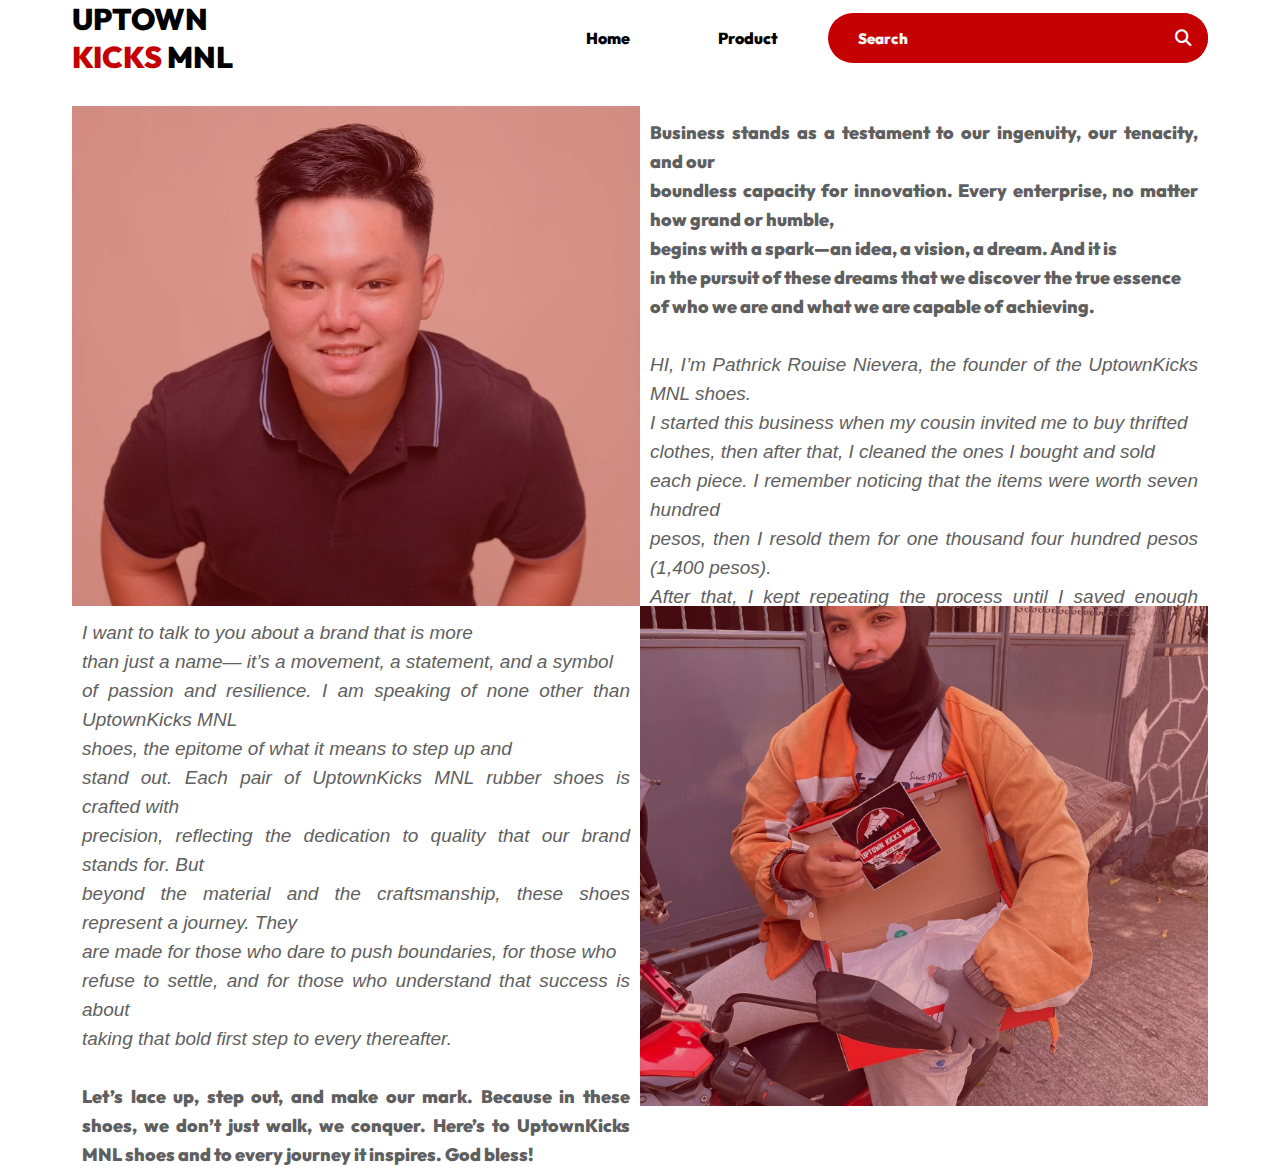
<file: about.html>
<!DOCTYPE html>
<html class="htmlAbout" lang="en">
  <head>
    <link rel="stylesheet" href="homepage.css" />
    <link
      rel="stylesheet"
      href="https://cdnjs.cloudflare.com/ajax/libs/font-awesome/6.5.2/css/all.min.css"
    />
    <link rel="preconnect" href="https://fonts.googleapis.com" />
    <link rel="preconnect" href="https://fonts.gstatic.com" crossorigin />
    <link
      href="https://fonts.googleapis.com/css2?family=Outfit:wght@100..900&display=swap"
      rel="stylesheet"
    />

    <meta charset="UTF-8" />
    <meta name="viewport" content="width=device-width, initial-scale=1.0" />
    <title>Document</title>

    <style>
      .aboutText p {
        text-align: justify;
        font-family: sans-serif;
        font-weight: 10;
        margin: 10px;
        font-size: 25px;
        color: #5f5f5f;
      }

      .italictext {
        font-weight: 10;
        font-family: sans-serif;
        font-style: italic;
        font-size: 19px;
      }
      .boldText {
        font-size: 30px;
      }
    </style>
  </head>

  <div class="containerMargin2">
    <header>
      <!-- NAVIGATION DESKTOP -->
      <nav class="nav1">
        <h1 class="logoName">
          <div>UPTOWN</div>
          <div><span>KICKS</span> MNL</div>
        </h1>

        <ul class="navigations">
          <li>
            <button class="homeBtn navBtn">
              <a href="index.html">Home</a>
            </button>
          </li>
          <li>
            <button class="productBtn navBtn">
              <a href="">Product</a>
            </button>
          </li>
          <li>
            <div class="searchBar">
              <input
                type="text"
                placeholder="Search"
                id="searchBar"
                name="search"
              />
              <div>
                <button class="searchBtn">
                  <a href="#products">
                    <i
                      class="fa-solid fa-magnifying-glass fa-lg"
                      style="color: #ffffff"
                    ></i>
                  </a>
                </button>
              </div>
            </div>
          </li>
        </ul>
      </nav>
      <!-- NAVIGATION for mobile -->
      <nav class="nav2">
        <button class="burgerBtn">
          <a href="">
            <i class="fa-solid fa-bars fa-2xl" style="color: #c40002"></i>
          </a>
        </button>

        <h1 class="logoName">
          <div>UPTOWN</div>
          <div><span>KICKS</span> MNL</div>
        </h1>

        <button class="searchIconBtn">
          <a href="">
            <i
              class="fa-solid fa-magnifying-glass fa-xl"
              style="color: #c40002"
            ></i>
          </a>
        </button>
      </nav>
    </header>
  </div>
  <body>
    <div class="containerMargin2">
      <article>
        <div class="text1row aboutTextCon">
          <figure class="aboutPic"><img src="image/aboutImageAsset/picNya.png" alt="" /></figure>
          <aside class="aboutText">
            <p>
              <b
                >Business stands as a testament to our ingenuity, our tenacity, and our </br>
                boundless capacity for innovation. Every enterprise, no matter how grand or humble, </br>
                begins with a spark—an idea, a vision, a dream. And it is </br>
                in the pursuit of these dreams that we discover the true essence </br>
                of who we are and what we are capable of achieving.</b
              >

              <br /><br />
              <span class="italictext">
                HI, I’m  Pathrick Rouise Nievera, the founder of the UptownKicks MNL shoes. </br>
                I started this business when my cousin invited me to buy thrifted </br>
                clothes, then after that, I cleaned the ones I bought and sold </br>
                each piece. I remember noticing that the items were worth seven hundred </br>
                pesos, then I resold them for one thousand four hundred pesos (1,400 pesos). </br>
                After that, I kept repeating the process until I saved enough money </br>
                to buy branded items. Then I thought, why not continue doing this </br>
                since it seemed easy to earn money by recycling items.
              </span>
            </p>
          </aside>
        </div>

        <div class="text3row aboutTextCon">
          <figure class="aboutPic">
            <img src="image/aboutImageAsset/riderPic.jpg" alt="" />
          </figure>
          <aside class="aboutText">
            <p>
              <span class="italictext">
                I want to talk to you about a brand that is more</br>
                 than just a name— it’s a movement, a statement, and a symbol </br>
                of passion and resilience. I am speaking of none other than UptownKicks MNL</br>
                shoes, the epitome of what it means to step up and </br>
                stand out. Each pair of UptownKicks MNL rubber shoes is crafted with</br>
                precision, reflecting the dedication to quality that our brand stands for. But </br>
                beyond the material and the craftsmanship, these shoes represent a journey. They</br>
                are made for those who dare to push boundaries, for those who </br>
                refuse to settle, and for those who understand that success is about </br>
                taking that bold first step to every thereafter.
              </span>
              <br /><br />
              <b class="boldText">
                Let’s lace up, step out, and make our mark. Because in these
                shoes, we don’t just walk, we conquer. Here’s to UptownKicks MNL
                shoes and to every journey it inspires. God bless!
              </b>
            </p>
          </aside>
        </div>
      </article>
    </div>
  </body>
</html>
</file>
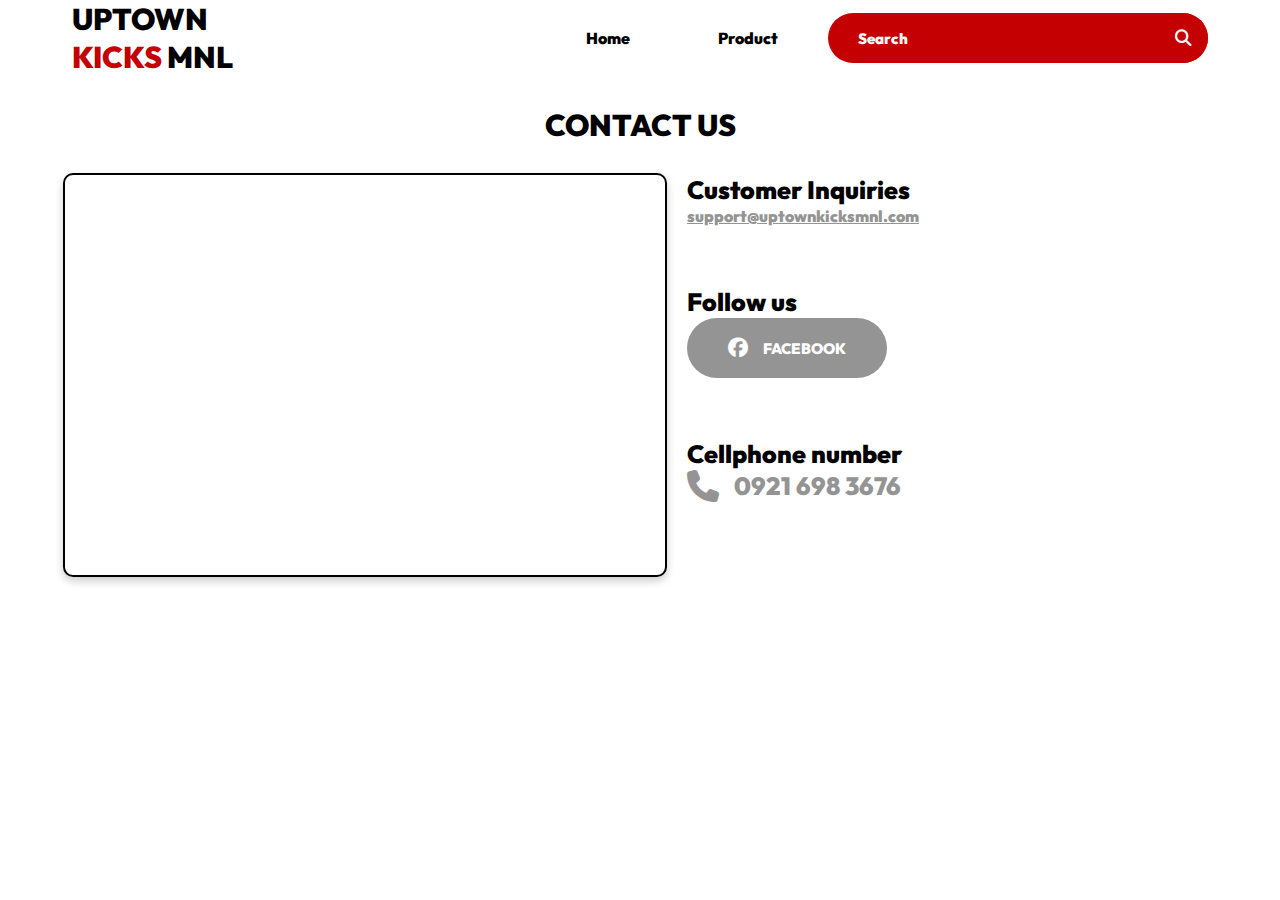
<file: contact.html>
<!DOCTYPE html>
<html lang="en">
  <head>
    <meta charset="UTF-8" />
    <meta name="viewport" content="width=device-width, initial-scale=1.0" />
    <link rel="stylesheet" href="homepage.css" />
    <link rel="preconnect" href="https://fonts.googleapis.com" />
    <link rel="preconnect" href="https://fonts.gstatic.com" crossorigin />
    <link
      href="https://fonts.googleapis.com/css2?family=Outfit:wght@100..900&display=swap"
      rel="stylesheet"
    />
    <link
      rel="stylesheet"
      href="https://cdnjs.cloudflare.com/ajax/libs/font-awesome/6.5.2/css/all.min.css"
    />
    <title>Document</title>
  </head>
  <div class="containerMargin2">
    <header>
      <!-- NAVIGATION DESKTOP -->
      <nav class="nav1">
        <h1 class="logoName">
          <div>UPTOWN</div>
          <div><span>KICKS</span> MNL</div>
        </h1>

        <ul class="navigations">
          <li>
            <button class="homeBtn navBtn">
              <a href="about.html">Home</a>
            </button>
          </li>
          <li>
            <button class="productBtn navBtn">
              <a href="">Product</a>
            </button>
          </li>
          <li>
            <div class="searchBar">
              <input
                type="text"
                placeholder="Search"
                id="searchBar"
                name="search"
              />
              <div>
                <button class="searchBtn">
                  <a href="#products">
                    <i
                      class="fa-solid fa-magnifying-glass fa-lg"
                      style="color: #ffffff"
                    ></i>
                  </a>
                </button>
              </div>
            </div>
          </li>
        </ul>
      </nav>
      <!-- NAVIGATION for mobile -->
      <nav class="nav2">
        <button class="burgerBtn">
          <a href="">
            <i class="fa-solid fa-bars fa-2xl" style="color: #c40002"></i>
          </a>
        </button>

        <h1 class="logoName">
          <div>UPTOWN</div>
          <div><span>KICKS</span> MNL</div>
        </h1>

        <button class="searchIconBtn">
          <a href="">
            <i
              class="fa-solid fa-magnifying-glass fa-xl"
              style="color: #c40002"
            ></i>
          </a>
        </button>
      </nav>
    </header>
  </div>
  <body>
    <div class="bgColor locationCon">
      <section class="locationAndSocialMedia">
        <h1>CONTACT US</h1>

        <div class="containerMargin containermapSocial">
          <div class="leftItemPage leftMap">
            <div class="map-container">
              <iframe
                class="mapIframe"
                src="https://maps.google.com/maps?width=720&amp;height=600&amp;hl=en&amp;q=4037%20Lychees,%20E.%20Bernandino,%20Valenzuela,%201440%20Metro%20Manila+(Uptown%20Kicks%20MNL)&amp;t=&amp;z=19&amp;ie=UTF8&amp;iwloc=B&amp;output=embed"
                allowfullscreen=""
                loading="lazy"
              ></iframe>
            </div>
          </div>
          <div class="rightItemPage rightSocials">
            <div class="emailCon">
              <h3>Customer Inquiries</h3>
              <a href="support@uptownkicksmnl.com"
                >support@uptownkicksmnl.com</a
              >

              <br /><br class="br" /><br class="br" />

              <div>
                <h3>Follow us</h3>
                <button class="facebookBtn">
                  <i
                    class="fa-brands fa-facebook fa-xl"
                    style="color: #ffffff"
                  ></i>
                  <p>FACEBOOK</p>
                </button>
              </div>

              <br /><br class="br" /><br class="br" />

              <div class="CpNumCon">
                <h3>Cellphone number</h3>
                <div class="numCon">
                  <i
                    class="fa-solid fa-phone fa-2xl"
                    style="color: #949494"
                  ></i>
                  <p>0921 698 3676</p>
                </div>
              </div>
            </div>
          </div>
        </div>
      </section>
    </div>
  </body>
</html>
</file>
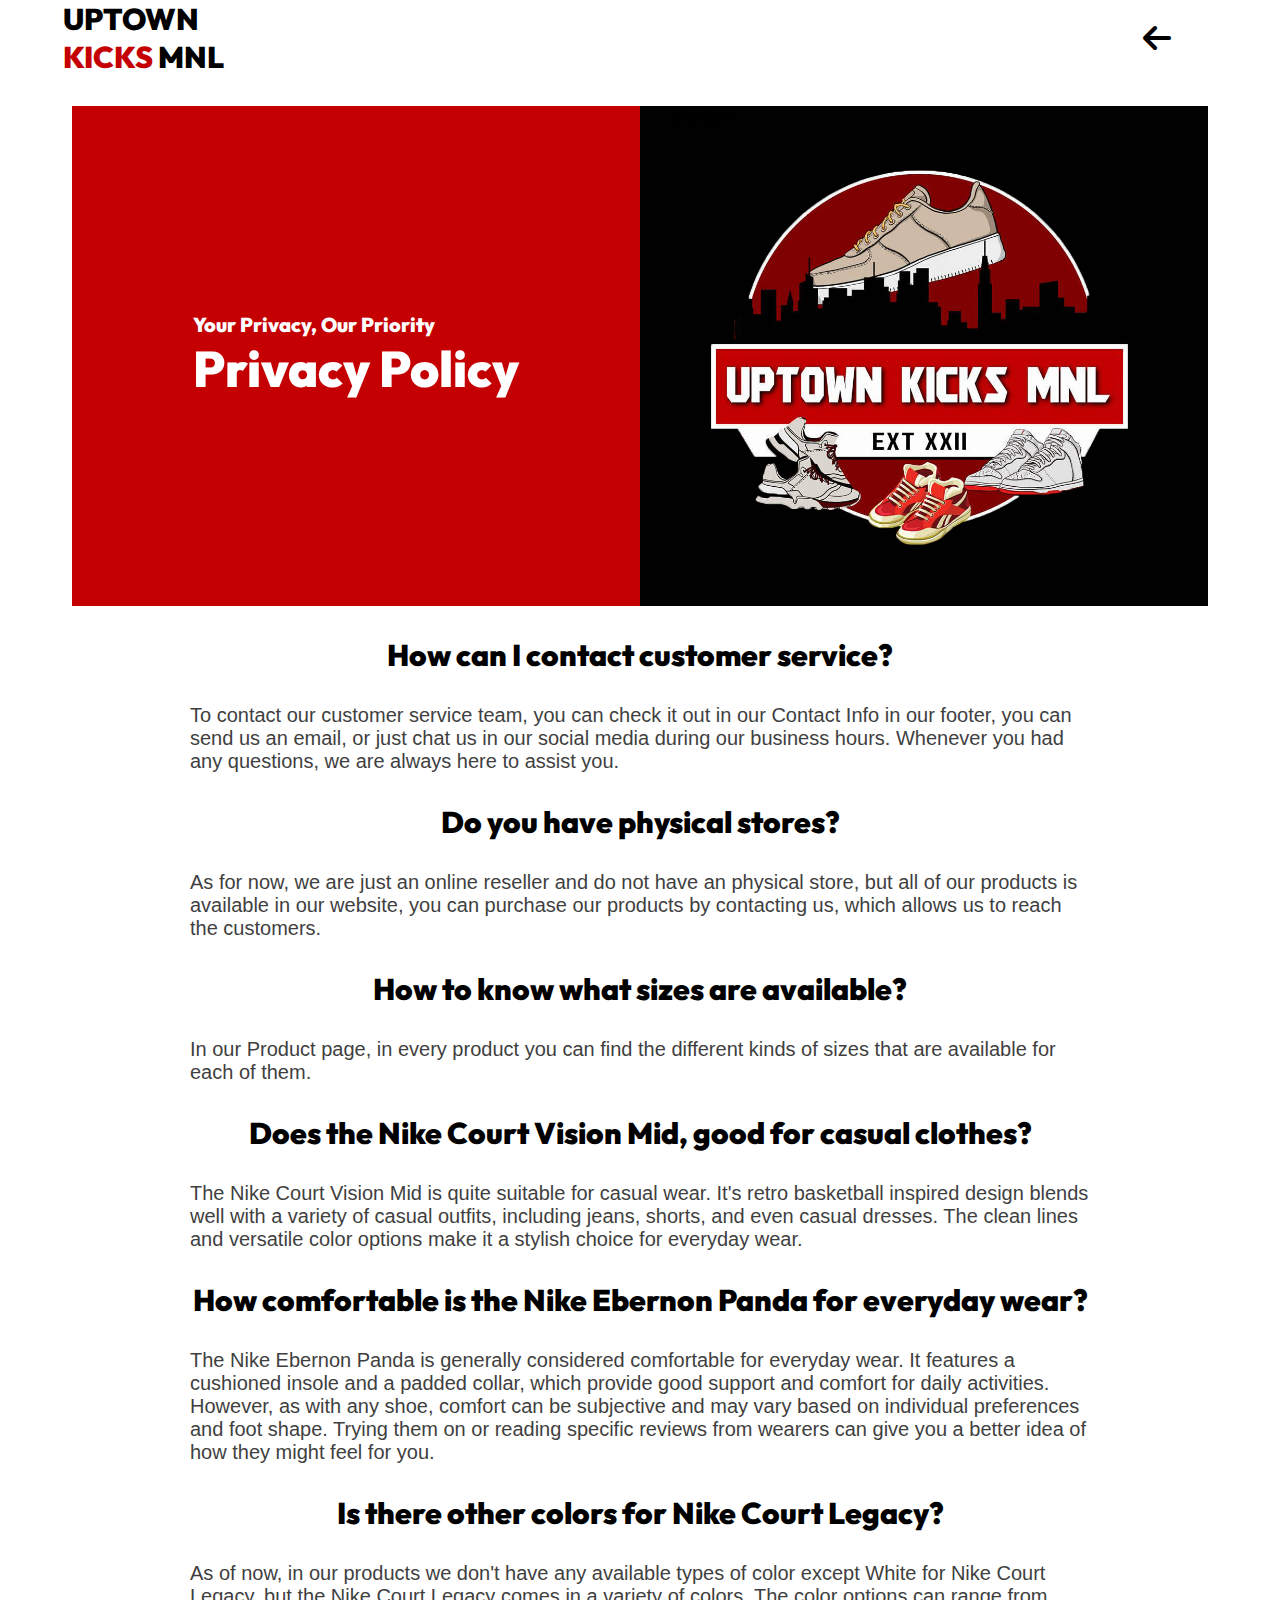
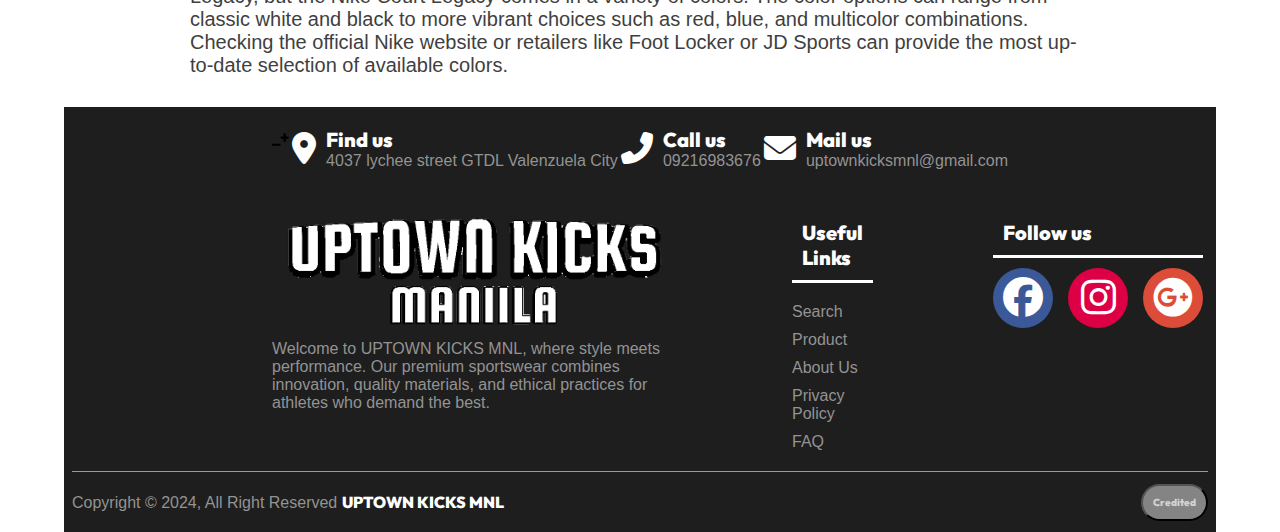
<file: faq.html>
<!DOCTYPE html>
<html lang="en">
<head>
    <link rel="preconnect" href="https://fonts.googleapis.com" />
    <link rel="preconnect" href="https://fonts.gstatic.com" crossorigin />
    <link
      href="https://fonts.googleapis.com/css2?family=Outfit:wght@100..900&display=swap"
      rel="stylesheet"
    />

    <link
      rel="stylesheet"
      href="https://cdnjs.cloudflare.com/ajax/libs/font-awesome/6.5.2/css/all.min.css"
    />
    <meta charset="UTF-8">
    <meta name="viewport" content="width=device-width, initial-scale=1.0">
    <link rel="stylesheet" href="homepage.css" />
    <title>Privacy Policy</title>
</head>
<body>

    <div class="containerMargin">
        <header>
          <!-- NAVIGATION DESKTOP -->
          <nav class="nav1 navpage1">
            <h1 class="logoName">
              <div>UPTOWN</div>
              <div><span>KICKS</span> MNL</div>
            </h1>
  
            <ul class="navigations">
              
              <li>
                <button class="productBtn navBtn">
                  <a href="index.html">
                    <i class="fa-solid fa-arrow-left fa-2xl" style="color: #000000;"></i>
                  </a>
                </button>
              </li>
              
              
            </ul>
          </nav>
          <!-- NAVIGATION for mobile -->
          
        </header>
</div>





    <div class="containerMargin2 coverContainer">
        <div class="coverHeader">
          <div class="coverLeft">
            <div class="coverleftTxt">
            <h5>Your Privacy, Our Priority</h5>
            <h1>Privacy Policy</h1>
          </div>
    
          </div>
          <div class="coverRight">
            <div>
              picright
            </div>
          </div>
        </div>
    
      </div>






      <div class="containerMargin2 aboutContainer">

        <article>
            <h1 class="privacyTitle">How can I contact customer service?</h1>
            <p class="privacyText">
              To contact our customer service team, you can check it out in 
              our Contact Info in our footer, you can send us an email, 
              or just chat us in our social media during our business hours. 
              Whenever you had any questions, we are always here to assist you.</p>



            <h1 class="privacyTitle">Do you have physical stores?</h1>
            <p class="privacyText">As for now, we are just an online reseller and do not 
              have an physical store, but all of our products is available in 
              our website, you can purchase our products by contacting us, which allows 
              us to reach the customers.</p>












            <h1 class="privacyTitle">How to know what sizes are available?</h1>
            <p class="privacyText">In our Product page, in every product you can find the different 
              kinds of sizes that are available for each of them.</p>











            <h1 class="privacyTitle">Does the Nike Court Vision Mid, good for casual clothes?</h1>
            <p class="privacyText">The Nike Court Vision Mid is quite suitable for casual wear. It's 
              retro basketball inspired design blends well with a variety of casual outfits, 
              including jeans, shorts, and even casual dresses. The clean lines and versatile 
              color options make it a stylish choice for everyday wear.</p>






              <h1 class="privacyTitle"> How comfortable is the Nike Ebernon Panda for everyday wear?</h1>
              <p class="privacyText">The Nike Ebernon Panda is generally considered comfortable for everyday wear. It features a cushioned insole and a padded collar, which provide good support and comfort for daily activities. However, as with any shoe, comfort can be subjective and may vary based on individual preferences and foot shape. Trying them on or reading specific reviews from wearers can give you 
                a better idea of how they might feel for you.</p>







            <h1 class="privacyTitle">Is there other colors for Nike Court Legacy?</h1>
            <p class="privacyText">As of now, in our products we don't have any available types 
              of color except White for Nike Court Legacy, but the Nike Court 
              Legacy comes in a variety of colors. The color options can range 
              from classic white and black to more vibrant choices such as red, 
              blue, and multicolor combinations. Checking the official Nike website 
              or retailers like Foot Locker or JD Sports can provide the most 
              up-to-date selection of available colors.</p>
        </article>
      </div>


















      <div class="containerMargin2 footermargin">
        <div class="loc_Call_Mail">_+
          <div class="location infoCon">
            <i class="fa-solid fa-location-dot fa-2xl customSizeIconFooter"></i>
  
            <div class="infotxtCon">
              <h5>Find us</h5>
              <p>4037 lychee street GTDL Valenzuela City</p>
            </div>
          </div>
  
          <div class="call infoCon">
  
            <i class="fa-solid fa-phone-flip fa-2xl customSizeIconFooter"></i>
  
            <div class="infotxtCon">
              <h5>Call us</h5>
              <p>09216983676</p>
            </div>
          </div>
  
  
  
  
          <div class="email infoCon">
            <i class="fa-solid fa-envelope fa-2xl customSizeIconFooter"></i>
  
            <div class="infotxtCon">
              <h5>Mail us</h5>
              <p>uptownkicksmnl@gmail.com</p>
            </div>
            
          </div>
        </div>





        <div class="footerContainer">
          <div class="footBrandname">
            <div></div>
            <p>
              Welcome to UPTOWN KICKS MNL, 
              where style meets performance. 
              Our premium sportswear combines 
              innovation, quality materials, 
              and ethical practices for athletes
              who demand the best.
            </p>
          </div>
  
          <div class="useFulLinks">
            <H5>Useful Links</H5>
            <div class="linksList">
              <a href="">Search</a>
              <a href="">Product</a>
              <a href="about.html">About Us</a>
              <a href="privacy_policy.html">Privacy Policy</a>
              <a href="">FAQ</a>
            </div>
            
          </div>
  
          <div class="followUs">
            <H5>Follow us</H5>
            <div class="socialList">
              <button class="social facebook"><i class="fa-brands fa-facebook fa-2xl" style="color: #ffffff;"></i></button>
              <button class="social instagram"><i class="fa-brands fa-instagram fa-2xl" style="color: #ffffff;"></i></button>
              <button class="social google"> <i class="fa-brands fa-google-plus fa-2xl" style="color: #ffffff;"></i></button>
            </div>



          </div>
        </div>



        <footer>
        
          <div class="creditFooter">
          <p>Copyright © 2024, All Right Reserved <Span class="brandnameFooter">
            UPTOWN KICKS MNL</Span></p>

            <button id="creditButton" class="creditlink">Credited</button>
        </div>
        
        
      </footer>








      </div>
    
</body>
</html>
</file>
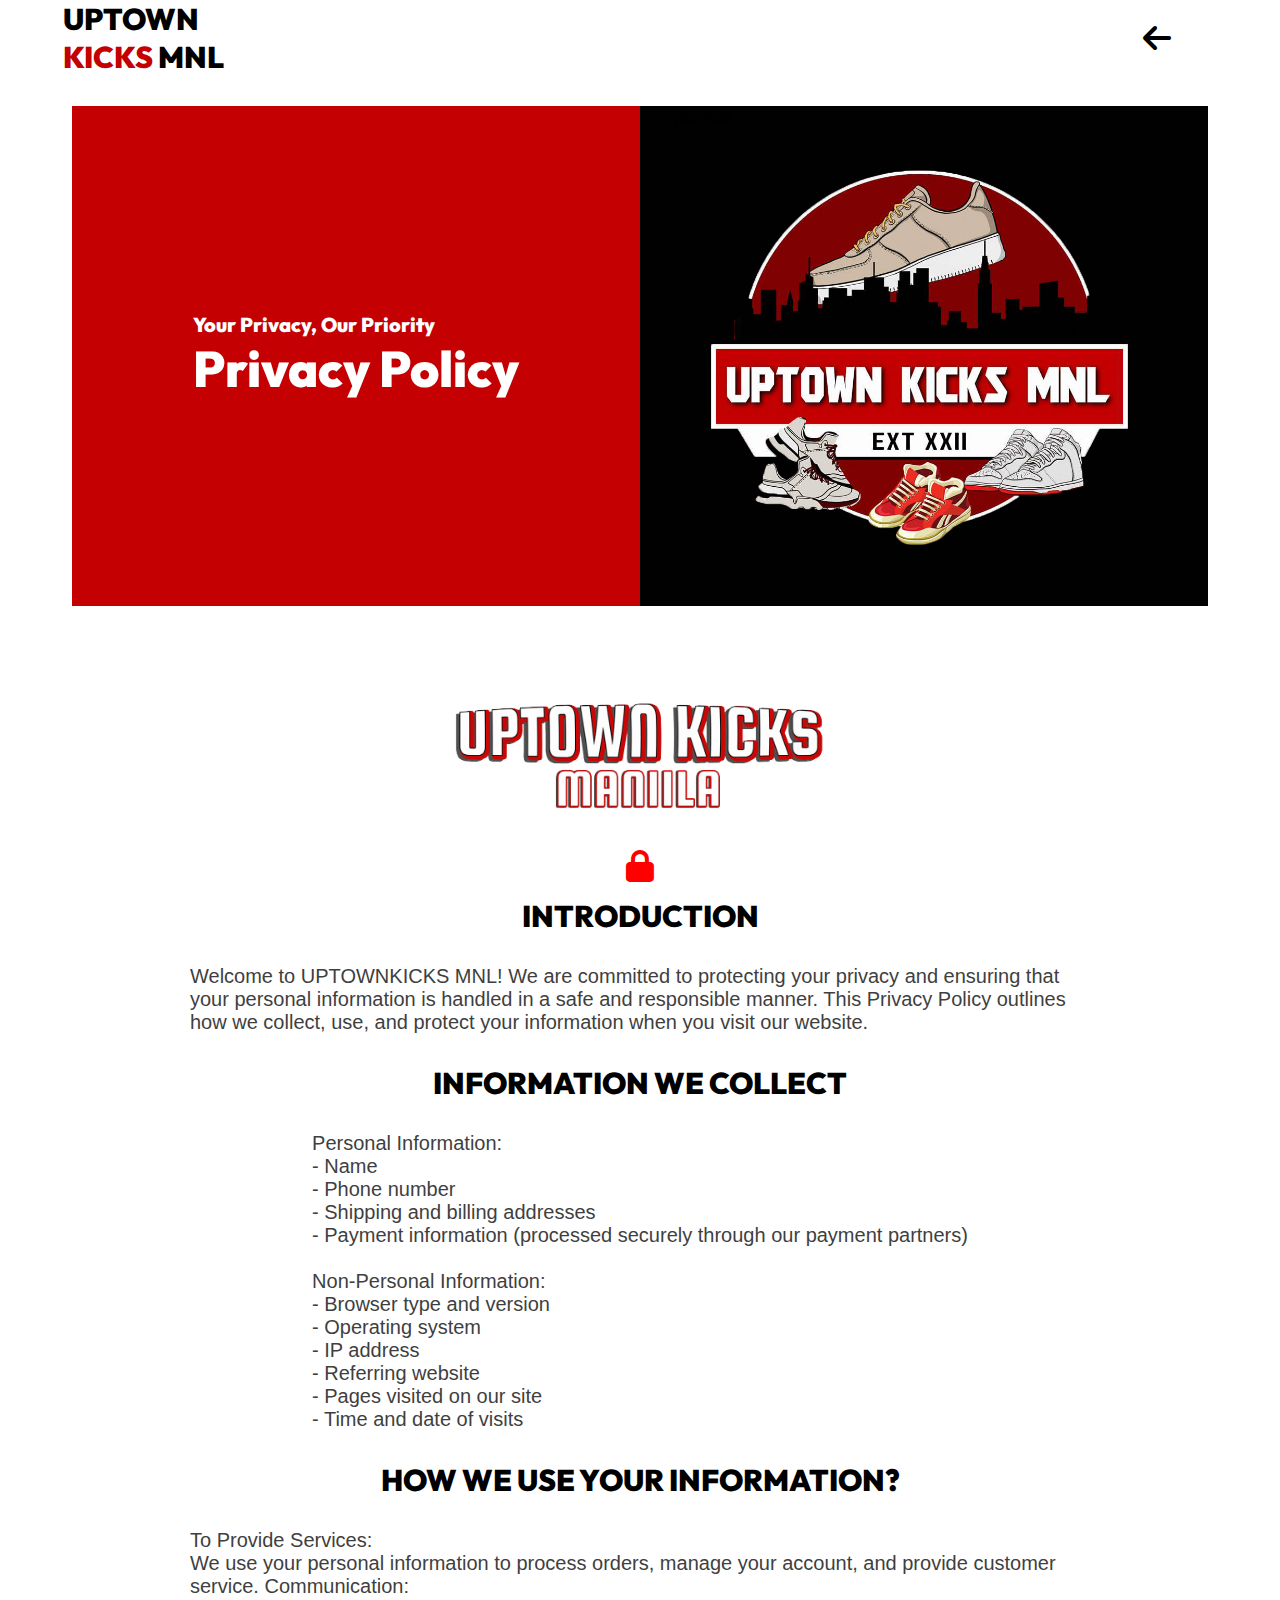
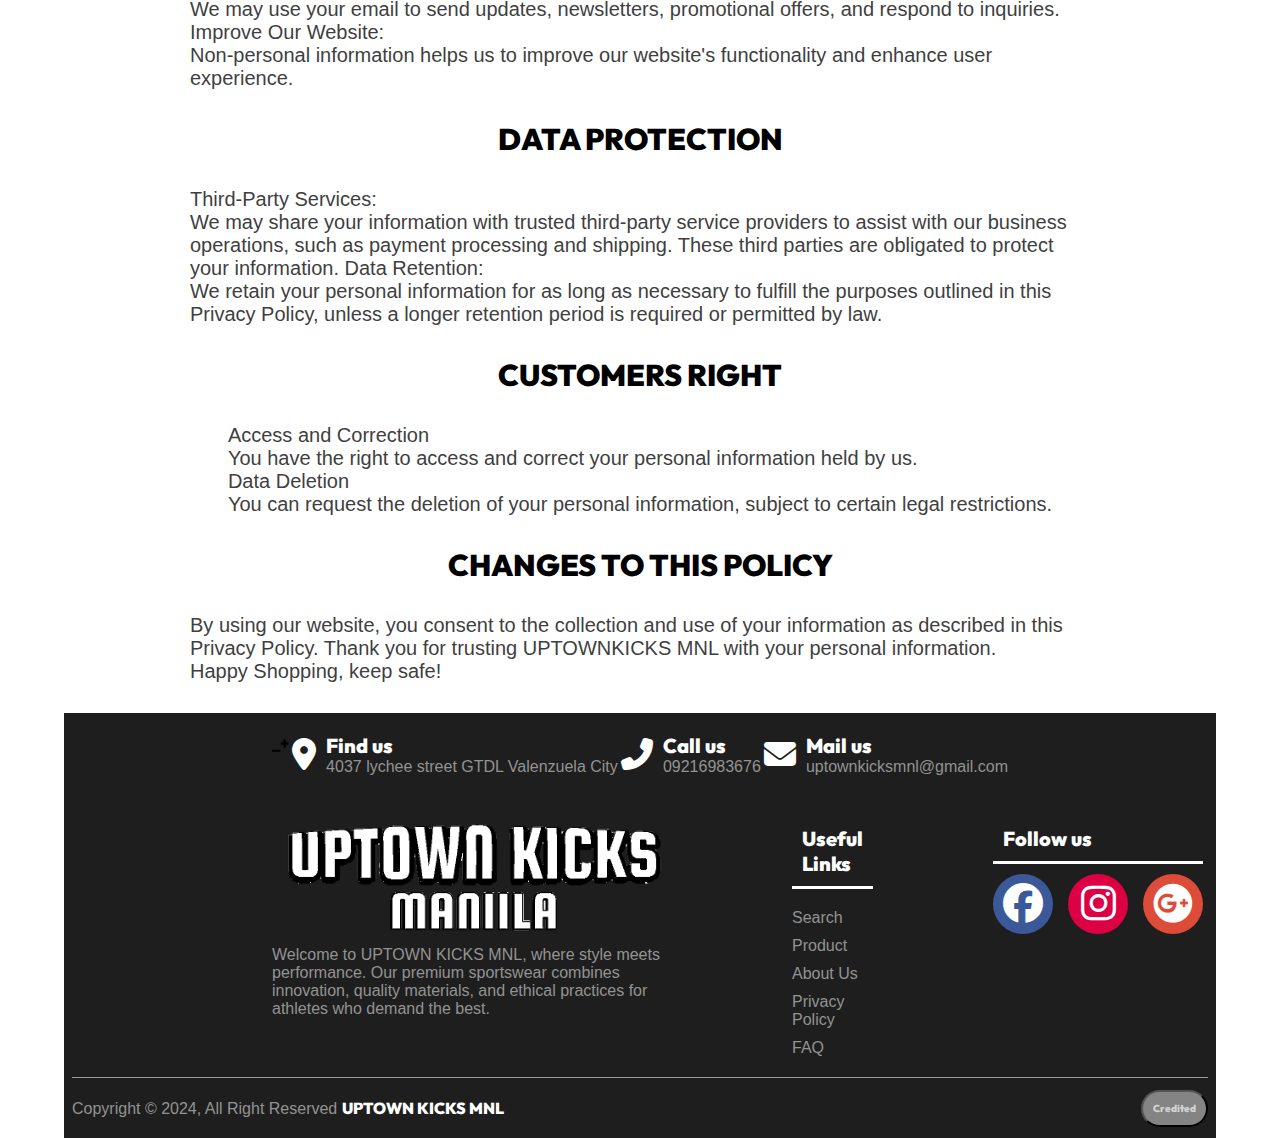
<file: privacy_policy.html>
<!DOCTYPE html>
<html lang="en">
<head>
    <link rel="preconnect" href="https://fonts.googleapis.com" />
    <link rel="preconnect" href="https://fonts.gstatic.com" crossorigin />
    <link
      href="https://fonts.googleapis.com/css2?family=Outfit:wght@100..900&display=swap"
      rel="stylesheet"
    />

    <link
      rel="stylesheet"
      href="https://cdnjs.cloudflare.com/ajax/libs/font-awesome/6.5.2/css/all.min.css"
    />
    <meta charset="UTF-8">
    <meta name="viewport" content="width=device-width, initial-scale=1.0">
    <link rel="stylesheet" href="homepage.css" />
    <title>Privacy Policy</title>
</head>
<body>

    <div class="containerMargin">
        <header>
          <!-- NAVIGATION DESKTOP -->
          <nav class="nav1 navpage1">
            <h1 class="logoName">
              <div>UPTOWN</div>
              <div><span>KICKS</span> MNL</div>
            </h1>
  
            <ul class="navigations">
              
              <li>
                <button class="productBtn navBtn">
                  <a href="index.html">
                    <i class="fa-solid fa-arrow-left fa-2xl" style="color: #000000;"></i>
                  </a>
                </button>
              </li>
              
              
            </ul>
          </nav>
          <!-- NAVIGATION for mobile -->
          
        </header>
</div>





    <div class="containerMargin2 coverContainer">
        <div class="coverHeader">
          <div class="coverLeft">
            <div class="coverleftTxt">
            <h5>Your Privacy, Our Priority</h5>
            <h1>Privacy Policy</h1>
          </div>
    
          </div>
          <div class="coverRight">
            <div>
              picright
            </div>
          </div>
        </div>
    
      </div>






      <div class="containerMargin2 aboutContainer">

        <article>
            <div class="privacyBrandlogo"></div>

            <i class="fa-solid fa-lock fa-2xl" style="color: #ff0000;"></i>

            <h1 class="privacyTitle">INTRODUCTION</h1>

             
            <p class="privacyText">Welcome to UPTOWNKICKS MNL! We are committed to protecting your privacy and ensuring that your personal information is handled in a safe and responsible manner. This Privacy Policy outlines how we collect, use, and protect your information when you visit our website.</p>

           

            <h1 class="privacyTitle">INFORMATION WE COLLECT</h1>
            <p class="privacyText">
              Personal Information: <br>
              - Name<br>
              - Phone number<br>
              - Shipping and billing addresses<br>
              - Payment information (processed securely through our payment partners)<br>
              <br>
                             Non-Personal Information:<br>
              - Browser type and version<br>
              - Operating system<br>
              - IP address<br>
              - Referring website<br>
              - Pages visited on our site<br>
              - Time and date of visits<br>
              </p>




              <h1 class="privacyTitle">HOW WE USE YOUR INFORMATION?</h1>
            <p class="privacyText">
              To Provide Services: <br> 
We use your personal information to process orders, manage your account, and provide customer service.

Communication: <br>
We may use your email to send updates, newsletters, promotional offers, and respond to inquiries.

Improve Our Website:  <br>
Non-personal information helps us to improve our website's functionality and enhance user experience.
              </p>





              <h1 class="privacyTitle"> DATA PROTECTION</h1>
              <p class="privacyText">
                Third-Party Services: <br>
We may share your information with trusted third-party service providers to assist with our business operations, such as payment processing and shipping. These third parties are obligated to protect your information.

Data Retention: <br>
We retain your personal information for as long as necessary to fulfill the purposes outlined in this Privacy Policy, unless a longer retention period is required or permitted by law.

              </p>





              <h1 class="privacyTitle">CUSTOMERS RIGHT</h1>
              <p class="privacyText"> 
                Access and Correction <br>
                You have the right to access and correct your personal information held by us. <br>
                
                                        Data Deletion <br>
                You can request the deletion of your personal information, subject to certain legal restrictions.
                
              </p>





              <h1 class="privacyTitle">CHANGES TO THIS POLICY
              </h1>
              <p class="privacyText">

                By using our website, you consent to the collection and use of your information as described in this Privacy Policy. Thank you for trusting UPTOWNKICKS MNL with your personal information.
<br>
Happy Shopping, keep safe!
              </p>
        </article>
      </div>


















      <div class="containerMargin2 footermargin">
        <div class="loc_Call_Mail">_+
          <div class="location infoCon">
            <i class="fa-solid fa-location-dot fa-2xl customSizeIconFooter"></i>
  
            <div class="infotxtCon">
              <h5>Find us</h5>
              <p>4037 lychee street GTDL Valenzuela City</p>
            </div>
          </div>
  
          <div class="call infoCon">
  
            <i class="fa-solid fa-phone-flip fa-2xl customSizeIconFooter"></i>
  
            <div class="infotxtCon">
              <h5>Call us</h5>
              <p>09216983676</p>
            </div>
          </div>
  
  
  
  
          <div class="email infoCon">
            <i class="fa-solid fa-envelope fa-2xl customSizeIconFooter"></i>
  
            <div class="infotxtCon">
              <h5>Mail us</h5>
              <p>uptownkicksmnl@gmail.com</p>
            </div>
            
          </div>
        </div>





        <div class="footerContainer">
          <div class="footBrandname">
            <div></div>
            <p>
              Welcome to UPTOWN KICKS MNL, 
              where style meets performance. 
              Our premium sportswear combines 
              innovation, quality materials, 
              and ethical practices for athletes
              who demand the best.
            </p>
          </div>
  
          <div class="useFulLinks">
            <H5>Useful Links</H5>
            <div class="linksList">
              <a href="">Search</a>
              <a href="">Product</a>
              <a href="about.html">About Us</a>
              <a href="privacy_policy.html">Privacy Policy</a>
              <a href="">FAQ</a>
            </div>
            
          </div>
  
          <div class="followUs">
            <H5>Follow us</H5>
            <div class="socialList">
              <button class="social facebook"><i class="fa-brands fa-facebook fa-2xl" style="color: #ffffff;"></i></button>
              <button class="social instagram"><i class="fa-brands fa-instagram fa-2xl" style="color: #ffffff;"></i></button>
              <button class="social google"> <i class="fa-brands fa-google-plus fa-2xl" style="color: #ffffff;"></i></button>
            </div>



          </div>
        </div>



        <footer>
        
          <div class="creditFooter">
          <p>Copyright © 2024, All Right Reserved <Span class="brandnameFooter">
            UPTOWN KICKS MNL</Span></p>

            <button id="creditButton" class="creditlink">Credited</button>
        </div>
        
        
      </footer>








      </div>
    
</body>
</html>
</file>
<file: homepage.css>
* {
  margin: 0;
  padding: 0;
  /* font-family: "Kontora"; */
  font-family: "Outfit", sans-serif;
  font-optical-sizing: auto;
  font-weight: 853;
  font-style: normal;
}

html {
  scroll-behavior: smooth;

  
}

body {
  display: flex;
  justify-content: center;
  align-items: center;
  flex-direction: column;
  gap: 30px;
  
  position: relative;
  overflow-x: hidden;
}
/* HEADER */
nav {
  display: flex;
  justify-content: space-between;
}



.navigations {
  display: flex;
  align-items: center;
  list-style: none;
  /* background-color: blue; */
  gap: 20px;
}

.navBtn {
  background-color: #c40002;
  border-radius: 50px;
  border-width: 0px;
  width: 120px;
  height: 50px;
  display: flex;
  justify-content: center;
  align-items: center;
  transition: background-color 0.3s ease;
}

.navBtn:hover {
  background-color: rgb(73, 73, 73);
}

.navBtn a {
  background-color: #c4000300;
  font-size: 16px;
  color: white;
  text-decoration: none;
  border-radius: 50px;
  border-width: 0px;
  width: 120px;
  height: 50px;
  display: flex;
  justify-content: center;
  align-items: center;
}

.homeBtn {
  background-color: transparent;
  color: black;
  height: 70px;
  border-radius: 0px;
}
.homeBtn a {
  color: rgb(0, 0, 0);
}
.homeBtn:hover {
  background-color: rgb(73, 73, 73);
}
.homeBtn a:hover {
  color: rgb(255, 255, 255);
}

.productBtn {
  background-color: transparent;
  color: black;
  height: 70px;
  border-radius: 0px;
}
.productBtn a {
  color: rgb(0, 0, 0);
}
.productBtn:hover {
  background-color: rgb(73, 73, 73);
}
.productBtn a:hover {
  color: rgb(255, 255, 255);
}

.searchBar {
  background-color: #c40002;
  width: 380px;
  display: flex;
  justify-content: flex-end;
  align-items: center;
  border-radius: 50px;
}

.searchBar input {
  height: 50px;
  width: 300px;
  background-color: #c40002;
  border-width: 0px;
  border: none;
  outline: none;
  color: white;
  font-size: 15px;
}

.searchBar input::placeholder {
  color: #f5f5f5;
}
.searchBar div {
  display: flex;
}
.searchBtn {
  width: 50px;
  height: 50px;
  display: flex;
  justify-content: center;
  align-items: center;
  border-radius: 50px;
  border-width: 0px;
  background-color: #c40002;

  transition: transform 0.3s ease-in-out, background-color 0.3s ease-in-out,
    box-shadow 0.3s ease-in-out;
}

.searchBtn a {
  text-decoration: none;
  list-style: none;
  display: flex;
  justify-content: center;
  align-items: center;
  width: 100%;
  height: 100%;
}

.searchBtn:hover {
  background-color: #772020; /* Change background color */
  box-shadow: 0 10px 15px rgba(0, 0, 0, 0.2); /* Add a shadow effect */

}


.suggestions {
  list-style: none;
  padding: 0;
  margin: 0;
  position: absolute;
  background-color: #fff;
  width: 300px;
  border: 1px solid #ccc;
  border-radius: 5px;
  display: none;
  z-index: 1000;
}

.suggestions li {
  padding: 10px;
  cursor: pointer;
}

.suggestions li:hover {
  background-color: #f0f0f0;
}


.logoName {
  font-size: 30px;
  /* background-color:aqua ; */
}

.logoName span {
  color: #c40002;
}

/* nav2 */
.nav2 {
  display: none;
}

.burgerBtn {
  background-color: transparent;
  border-width: 0px;
}
.searchIconBtn {
  background-color: transparent;
  border-width: 0px;
}

/* new release page for desktop*/

.newReleasePage {
  display: flex;
  justify-content: center;
  height: 50vh;
  /* background-color: #C40002; */
}

.leftSide {
  /* background-color: chartreuse; */
  width: 100%;
}

.leftSide h1 {
  font-size: 200px;
  /* background-color: #0d0c77; */
  height: 460px;
  color: #adaaaa;
}

.rightSide {
  /* background-color: rgb(27, 71, 45); */
  width: 100%;
  display: flex;
  justify-content: center;
  align-items: center;
}
.rightSide img {
  width: 100%;
  height: auto;
}

/* new release page for mobile */

.newReleasePage2 {
  display: none;
  justify-content: center;

  /* background-color: darkorchid; */
  flex-direction: column;
  align-items: center;
}

.top h1 {
  font-size: 80px;
  color: #adaaaa;
  /* background-color: #0d0c77; */
}

.bottom {
  display: flex;
  flex-direction: column;
  justify-content: center;
  align-items: center;
}
.bottom img {
  /* background-color: #0d0c77; */
  width: 500px;
  height: auto;
}

.buyNowBtn {
  height: 50px;
  width: 140px;
  background-color: #c40002;
  border-width: 0px;
  border-radius: 50px;
  font-size: 15px;
  color: #f5f5f5;
}

/* --------------------------cover */

.coverContainer{
  margin-left: 0px;
  margin-right: 0px;
  width: 900px;
}


.coverHeader {
  background-color: #c40002;
  display: flex;
  width: 100%;
  justify-content: center;
}

.coverLeft {
  background-color: #c40002;
  width: 100%;
  display: flex;
  justify-content: center;
  flex-direction: column;
  align-items: center;
  color: white;
}

.coverleftTxt h5 {
  font-size: 20px;
}
.coverleftTxt h1 {
  font-size: 50px;
}

.coverRight {
  background-color: #010101;
  height: 500px;
  max-height: 500px;
  width: 100%;
  display: flex;
  align-items: center;
  justify-content: center;
}

.coverRight div {
  background-color: #010101;
  height: 500px;
  width: 500px;
  background-image: url(image/websiteImageAssets/logo.png);
  background-size: cover;
}

/* productPage */

section {
  /* background-color: #adaaaa; */
  display: flex;
  flex-direction: row-reverse;
  justify-content: center;

  height: 750px;
}
main {
  /* background-color: #0fffc3; */
  border-width: 2px 0px 3px 0px;
  border-color: #d2d2d2;
  border-style: solid;
  width: 100%;
  display: flex;
  padding: 10px;
  justify-content: center;
  flex-direction: column;
  align-items: center;
  gap: 20px;
}

.noResult {
  display: none;
  position: absolute;
  color: rgb(0, 0, 0);
  text-align: center;
  font-size: 18px;
  margin-top: 20px;
}

.products {
  height: 100%;
  /* background-color: #5d2727; */
  min-height: 300px;
  
  
  
  
}

.filterAndSortSide {
  /* background-color: #206eec; */
  width: 400px;
  display: flex;
  justify-content: flex-start;
  align-items: flex-start;
}

.rowShoes {
  display: flex;
  gap: 20px;
  /* background-color: #000; */
  display: flex;
  flex-wrap: wrap;
}

.rowShoes button {
  height: 340px;
  width: 270px;
  border-width: 0px;
  border-radius: 5px;
  background-color: white;
  border-width: 2px;
  border-color: #d2d2d2;
  border-style: solid;
  display: flex;
  flex-direction: column;

  transition: transform 0.3s ease-in-out, background-color 0.3s ease-in-out;
}

.rowShoes button:hover {
  transform: translateY(-10px);
  box-shadow: 0 12px 16px rgba(0, 0, 0, 0.2);
}

.rowShoes button:active {
  transform: scale(0.95);

  box-shadow: 0 4px 6px rgba(0, 0, 0, 0.1);
  transition: transform 0.1s ease-in-out, background-color 0.1s ease-in-out;
}

.outOfStock {
  display: none;
}

.filterBtnMobile {
  display: none;
}
.filterBtnMobile button {
  height: 40px;
  width: 600px;
  background-color: #c40002;
  color: white;
  border-width: 0px;
  border-radius: 5px;
  display: flex;
  justify-content: center;
  align-items: center;
  gap: 10px;
}

.infoShoes {
  /* background-color: aqua; */
  display: flex;
  flex-direction: column;
  align-items: flex-start;
  padding: 20px;

  height: 110px;
}

.thumnailShoes {
  background-color: #c40002;
  height: 100%;
  width: 100%;
  border-radius: 5px 5px 0px 0px;
  display: flex;
  justify-content: center;
  align-items: flex-end;
}

.titleShoes {
  text-align: start;
  font-size: 20px;
}

.rateShoes {
  font-size: 20px;
}

.priceShoes {
  font-size: 20px;
  font-family: "Courier New", Courier, monospace;
  /* background-color:#c40002 ; */
  padding-top: 20px;
  color: #4c4c4c;
}

.shoe1Con a {
  background-color: rgb(78, 186, 186);
  width: 100%;
  height: 100%;
  text-decoration: none;
}
.shoe2Con a {
  background-color: rgb(78, 186, 186);
  width: 100%;
  height: 100%;
  text-decoration: none;
}
.shoe3Con a {
  background-color: rgb(78, 186, 186);
  width: 100%;
  height: 100%;
  text-decoration: none;
}
.shoe4Con a {
  background-color: rgb(78, 186, 186);
  width: 100%;
  height: 100%;
  text-decoration: none;
}
.shoe5Con a {
  background-color: rgb(78, 186, 186);
  width: 100%;
  height: 100%;
  text-decoration: none;
}
.shoe6Con a {
  background-color: rgb(78, 186, 186);
  width: 100%;
  height: 100%;
  text-decoration: none;
}
.shoe7Con a {
  background-color: rgb(78, 186, 186);
  width: 100%;
  height: 100%;
  text-decoration: none;
}
.shoe8Con a {
  background-color: rgb(78, 186, 186);
  width: 100%;
  height: 100%;
  text-decoration: none;
}

.picshoes {
  /* background-color: bisque; */
  background-size: cover;
  background-position-y: -60px;
  background-repeat: no-repeat;

  height: 150px;
  width: 100%;
}
/* shoes PIc */
.picshoe1 {
  background-image: url(image/imageShoe1/thumbnail1.png);
}
.picshoe2 {
  background-image: url(image/imageShoe2/thumbnail2.png);
}
.picshoe3 {
  background-image: url(image/imageShoe3/thumbnail3.png);
}

.picshoe4 {
  background-image: url(image/imageShoe4/thumbnail4.png);
}

.picshoe5 {
  background-image: url(image/imageShoe5/thumbnail5.png);
}
.picshoe6 {
  background-image: url(image/imageShoe6/thumbnail6.png);
}
.picshoe7 {
  background-image: url(image/imageShoe7/thumbnail7.png);
}

.picshoe8 {
  background-image: url(image/imageShoe8/thumbnail8.png);
}

/* moreINFO page */
.moreInfoPageforDesktop {
  display: flex;
  justify-content: space-between;
}

.moreInfoPageforMobile {
  display: none;
  flex-direction: column;
  gap: 5px;
}

.moreInfoPageforMobile button {
  height: 50px;
  width: 600px;
  background-color: white;
  border-width: 1px 0px 0px 0px;
  display: flex;
  padding: 10px;
  justify-content: space-between;
  align-items: center;
}

.moreInfotextContainer {
  display: flex;
  gap: 90px;
}
.moreInfotext {
  display: flex;
  flex-direction: column;
  gap: 10px;
}

.moreInfotext a {
  text-decoration: none;
  color: #949494;
  font-size: 16px;
}

.moreInfotext h5 {
  font-size: 18px;
}

.brandNameLogo div {
  /* background-color: #b30e0e83; */
  height: 200px;
  width: 600px;
  background-image: url(brandnamelogo.jpg);
  background-size: cover;
  background-repeat: no-repeat;
}

/* Item page ------------------------------------------------------------- */

.bgColor {
  background-color: #d9d9d9;
  width: 100%;
  height: 100%;
}

.productContainer {
  height: 100%;
}

.product1 {
  display: flex;
  flex-direction: row;
  justify-content: center;
  align-items: center;

  gap: 10px;
}

.leftItemPage {
  /* background-color: blue; */
  width: 600px;
  height: 600px;
}

.rightItemPage {
  /* background-color: yellow; */
  width: 700px;
  height: 600px;
  display: flex;
  flex-direction: column;
  align-content: center;

  gap: 20px;
}

.colorShoes {
  display: flex;
  flex-direction: row;
  /* background-color: #c40002; */
  align-items: center;
  gap: 20px;
}

.shoe1Color{background-color: white;}
.shoe2Color{background-color: rgb(231, 6, 6);}
.shoe3Color{background-color: rgb(197, 197, 197);}
.shoe4Color{background-color: rgb(255, 255, 255);}
.shoe5Color{background-color: rgb(0, 0, 0);}
.shoe6Color{background-color: rgb(0, 0, 0);}
.shoe7Color{background-color: rgb(0, 0, 0);}
.shoe8Color{background-color: rgb(6, 173, 33);}









.cirleborder {
  height: 50px;
  width: 50px;
  border-radius: 200px;
  border: 1px solid #000000;
}

.shoesTag {
  /* background-color: cadetblue; */
  display: flex;
  flex-direction: column;
  gap: 10px;
}

.sizeShoes {
  display: flex;
  flex-direction: row;
  /* background-color: #c40002; */
  align-items: center;
  gap: 28px;
}

.size {
  display: flex;
  justify-content: center;
  align-items: center;
  font-size: 25px;
}

.infoAndShipping {
  /* background-color: rgb(75, 120, 29); */
  display: flex;
  flex-direction: column;
  gap: 10px;
}

.sprite-product-sharing {
  height: 50px;
  width: 270px;
  font-size: 20px;

  display: flex;
  justify-content: center;
  align-items: center;
  gap: 10px;
  color: white;
  border-radius: 5px;
  border-width: 0px;
  background-color: rgb(45, 45, 190);
}

.sprite-product-sharing p {
  font-weight: 500;
}

.aboutTheshoe {
  /* background-color: #dd4b39; */
  font-weight: 400;
  font-size: 15px;
}

#dropdownContent {
  display: none;
  height: 118px;
  overflow-y: auto;
  margin-top: 10px;
  padding: 10px;
  border: 0px solid #ccc;
  background-color: #f9f9f9;

  font-family: Arial, sans-serif;
  line-height: 1.6;
  margin: 20px;
}

.ShippingInfoBtn {
  display: flex;
  flex-direction: row;
  justify-content: space-between;
  height: 50px;
  width: 600px;
  font-size: 20px;
  align-items: center;
  padding: 20px;
}

.section-title {
  font-size: 1.5em;
  margin-top: 20px;
}
.sub-section-title {
  font-size: 1.2em;
  margin-top: 15px;
}
.details {
  margin-left: 20px;
}
.note {
  font-style: italic;
  color: gray;
}

/* left-------------------- */

.img-container {
  position: relative;
  display: flex;
}
.actualItem {
  background-color: #000000;
  height: 50px;
  width: 449px;
  display: flex;
  justify-content: flex-start;
  padding-left: 20px;
  align-items: center;
  position: absolute;
  bottom: 0px;
  font-size: 20px;
  color: white;
  border: 1px solid white;

  font-weight: 400;
}

.product-div-left {
  padding: 0px;
  /* background-color: #00ff7b; */
  display: flex;
  flex-direction: column;
}

.img-container img {
  width: 470px;
  height: 470px;
  background-color: #440f0f;
  object-fit: contain;
  object-fit: cover;
}
.hover-container {
  display: flex;
  align-items: center;
  justify-content: flex-start;
  margin-top: 20px;
  /* background-color: #690755; */
  gap: 10px;
}
.hover-container div {
  /* background-color: rgb(205, 108, 38); */
  /* object-fit: cover;
  object-fit: contain;
  height: 50px;
  width: 50px;
  padding: 1rem;
  border-radius: 3px;
  margin: 0 4px 8px 4px;
  display: flex;
  align-items: center;
  justify-content: center; */

  width: 80px;
  height: 80px;
  display: flex;
  justify-content: center;
  align-items: center;
  object-fit: contain;
  object-fit: cover;
}
.active {
  border-color: red !important;
}
.hover-container div:hover {
  border: 5px solid red;
}
.hover-container div img {
  width: 50px;
  cursor: pointer;
}

/* review ----------------------------------------------*/

article h1 {
  background-color: #f6f6f6;
  text-align: center;
  font-size: 30px;
}

.slider {
  width: 100%;
  overflow: hidden;
  position: relative;
}

.slider-track {
  display: flex;
  gap: 30px;
  animation: scroll 20s linear infinite;
}

.slide {
  flex: none;
}

.slide iframe {
  height: 700px;
  border-radius: 20px;
  transition: box-shadow 0.3s ease, transform 0.3s ease; /* Smooth transitions */
  cursor: pointer;
}

@keyframes scroll {
  0% {
    transform: translateX(0);
  }
  100% {
    transform: translateX(calc(-100% - 30px));
  }
}

.slide iframe:hover {
  box-shadow: 0 8px 16px rgba(0, 0, 0, 0.3);
  transform: scale(1.02);
}

.slide iframe:active {
  box-shadow: 0 8px 16px rgba(0, 0, 0, 0.3), inset 0 0 10px rgba(0, 0, 0, 0.2); /* Additional inset shadow on click */
  transform: scale(0.98);
}

/* locationAndSocialMedia------------------------------------------- */

.locationAndSocialMedia {
  /* background-color: #a0a0a0; */
  display: flex;
  flex-direction: column;
  justify-content: center;
  align-items: center;

  height: 500px;
}
.locationAndSocialMedia h1 {
  font-size: 30px;
}

.containermapSocial {
  display: flex;
  justify-content: center;
  height: 100%;
}
.locationCon {
  background-color: white;
}

.map-container {
  position: relative;
  width: 600px;
  height: 400px;
  border: 2px solid #000;
  border-radius: 10px;
  overflow: hidden;
  box-shadow: 0 4px 8px rgba(0, 0, 0, 0.2);
  display: flex;
  justify-content: center;
  align-items: center;
}
.map-container iframe {
  width: 100%;
  height: 100%;
  border: none;
}

.leftMap {
  /* background-color: cyan; */
  height: 100%;
  width: 100%;
  display: flex;
  justify-content: center;
  align-items: center;
}

.rightSocials {
  /* background-color: #8e0b0d; */
  height: 100%;
  width: 100%;
  /* padding: 30px; */
  display: flex;
  align-items: flex-start;
  justify-content: flex-start;
}

.emailCon {
  /* background-color: rgb(26, 82, 186); */
  display: flex;
  flex-direction: column;
  margin-top: 30px;
}

.emailCon h3 {
  font-size: 25px;
}

.emailCon p {
  font-size: 25px;
  font-weight: 10px;
}

.emailCon a {
  color: #949494;
}

.facebookBtn {
  height: 60px;
  width: 200px;
  border-radius: 100px;
  border-width: 0px;
  display: flex;
  justify-content: center;
  align-items: center;
  gap: 15px;
  background-color: #949494;
}
.facebookBtn p {
  font-size: 15px;
  color: white;
}

.CpNumCon h3 {
  display: flex;
  gap: 10px;

  color: #000000;
}

.numCon {
  display: flex;
  justify-content: flex-start;
  align-items: center;
  gap: 15px;
}
.numCon p {
  color: #949494;
}

/* ----------------------filter and sort */

.priceFilters {
  display: flex;
  flex-direction: column;
  gap: 10px;
  margin-left: 20px;
}

.filterBtn {
  padding: 10px 20px;
  background-color: #f0f0f0cf;
  border: 1px solid #ccc;
  cursor: pointer;
  border-radius: 20px;
  font-family: "Courier New", Courier, monospace;
}

.filterBtn:hover {
  background-color: #e0e0e0;
}

.noResult {
  visibility: hidden;
  position: absolute;
  color: rgb(0, 0, 0);
  text-align: center;
  font-size: 18px;
  margin-top: 20px;
}

.filterAndSortSide {
  display: flex;
  flex-direction: column;
  gap: 10px;
}

.filterAndSortSide h4 {
  margin-left: 20px;
  color: #4b4b4b;
}

.resetpriceBtn {
  background-color: transparent;
}
/* --------------------------------------INFO FOOTER */

.loc_Call_Mail {
  /* background-color: #cf5759; */
  display: flex;
  justify-content: space-between;
  margin-top: 20px;
  padding-left: 200px;
  padding-right: 200px;
}

.infoCon {
  display: flex;
  justify-content: center;
  align-items: center;
  gap: 10px;
  /* background-color: aqua; */
}

.customSizeIconFooter {
  font-size: 2em;
  color: #ffffff;
}

.infotxtCon h5 {
  font-size: 20px;
  color: #ffffff;
}

.infotxtCon p {
  font-family: "Rubik", sans-serif;
  font-weight: 100;
  color: #939393;
}

.footermargin{
  background-color: #1e1e1e;
}

.usefulLinksContainer {
  background-color: #1e1e1e;
  gap: 50px;
  display: flex;
  justify-content: center;
  flex-direction: column;
  width:100%;
  align-items: center;
}

.footerContainer {
  margin-top: 20px;
  display: flex;

  /* background-color: deeppink; */
  padding-left: 200px;
  padding-right: 200px;
  gap: 120px;
}

.footermargin{
  /* background-color: #3b5998; */
  width: 42px;
  display: flex;
  flex-direction: column;
  gap: 20px;
}

.footBrandname {
  /* background-color: #da8d8d; */
  width: 400px;
  display: flex;
  flex-direction: column;
  gap: 10px;
}

.footBrandname div {
  background-color: #1e1e1e;
  width: 400px;
  height: 120px;
  background-image: url(image/websiteImageAssets/jpeg-optimizer_Picsart_24-05-25_13-35-10-701.png);
  background-size: cover;
}
.footBrandname p {
  font-family: "Rubik", sans-serif;
  font-weight: 100;
  color: #939393;
}

.useFulLinks {
  display: flex;
  flex-direction: column;
  gap: 20px;

  /* background-color: blueviolet; */
}

.useFulLinks h5 {
  font-size: 20px;
  color: #ffffff;
  padding: 10px;
  border-bottom: 3px solid #ffffff;
}

.linksList {
  display: flex;
  flex-direction: column;
  gap: 10px;
}
.linksList a {
  text-decoration: none;
  font-family: "Rubik", sans-serif;
  font-weight: 100;
  color: #939393;
}

.followUs {
  /* background-color: darkgoldenrod; */
  display: flex;
  flex-direction: column;
  gap: 10px;
}
.followUs h5 {
  font-size: 20px;
  color: #ffffff;
  padding: 10px;
  border-bottom: 3px solid #ffffff;
}

.socialList {
  display: flex;
  flex-direction: row;
  gap: 15px;
}

.socialList button {
  height: 60px;
  width: 60px;
  border-radius: 100px;
  border-width: 0px;
  /* background-color: #1E1E1E; */
  display: flex;
  align-items: center;
  justify-content: center;
}

.social i {
  font-size: 3em;
}

.facebook {
  background-color: #3b5998;
}

.instagram {
  background-color: #dd0044;
}
.google {
  background-color: #dd4b39;
}

/* footer --------------------------------------------------------------------*/

footer {
  /* background-color: #3f3e3e; */
  border-top: 1px solid #9a9a9a;
  width: 100%;
  height: 60px;
  display: flex;
  justify-content: center;
  align-items: center;
}
footer p {
  color: white;
}

.creditFooter {
  width: 100%;
  /* background-color: #c40002; */
  display: flex;
  justify-content: space-between;
  align-items: center;
}
.creditFooter p {
  font-family: "Rubik", sans-serif;
  font-weight: 100;
  color: #939393;
}
.brandnameFooter {
  color: #ffffff;
  font-family: "Outfit", sans-serif;
}

.creditFooter button {
  padding: 10px;
  background-color: #848484;
  border-radius: 100px;
  font-size: 10px;
  text-decoration: none;
  color: #d2d2d2;
}

/* credits page------------------------------------ */
.creditsContainer {
  background-color: #dd4b39;
  position: fixed;
  width: 100%;
  height: 100%;
  top: 0;
  left: 0;
  height: 100vh;
  display: none;
  flex-direction: column;
  align-items: center;
  justify-content: center;
}

.exitCredit {
  background-color: rgb(92, 92, 92);
  height: 50px;
  width: 100%;
  display: flex;
  justify-content: flex-end;
  align-items: center;
  padding-right: 10px;
  padding: 20px;
}

.exitCredit button {
  width: 80px;
  height: 50px;
  font-size: 20px;
  border-radius: 30px;
}

.devList {
  background-color: #1e1e1e;
  width: 100%;
  height: calc(100% - 50px);
  display: flex;
  justify-content: space-around;
  align-items: center;
}

.devs {
  background-color: #353535;
  width: 480px;
  height: 600px;
  display: flex;
  flex-direction: column;
  justify-content: center;
  align-items: center;
  border-radius: 10px;
  gap: 20px;
  box-shadow: 0 4px 8px rgba(0, 0, 0, 0.2);
  border: 1px solid #000;
}

devInfo{
  background-color: #000;
  text-align: center;
  display: flex;
  flex-direction: column;
  gap: 10px;
}

.devs h1 {
  color: white;
  font-size: 50px;
}

.devs p {
  color: rgb(180, 180, 180);
  font-family: "Outfit", sans-serif;
}

.AGUSTIN div {
  background-image: url(image/devsImageAssets/agustin.jpg);
  background-size: cover;
}
.DELEON div {
  background-image: url(image/devsImageAssets/deleon.jpg);
  background-size: cover;
}

.NACUA div {
  background-image: url(image/devsImageAssets/rand.jpg);
  background-size: cover;
}

.devs div {
  background-color: #dd0044;
  height: 370px;
  width: 370px;
  border: 9px solid white;
  border-radius: 50%;
}

/* --------------------------------------mediaQueries */
.containerMargin {
  width: 100%;
  margin-left: auto;
  margin-right: auto;
  padding-left: 0.5rem;
  padding-right: 0.5rem;
  max-width: 1536px;
  /* border: 2px solid rgb(240, 7, 57); */
  gap: 20px;
}

.containerMargin2 {
  width: 100%;
  margin-left: auto;
  margin-right: auto;
  padding-left: 0.5rem;
  padding-right: 0.5rem;
  max-width: 1536px;

  /* border: 2px solid rgb(240, 7, 57); */
  gap: 20px;

  
}
/* ABOUT PAGE---------------------------------------------------------------- */

.text1row {
  /* background-color: yellow; */
  display: flex;
  justify-content: center;
}

.text2row {
  /* background-color: darkblue; */
  display: flex;
  justify-content: center;
}
.text3row {
  /* background-color: cyan; */
  display: flex;
  justify-content: center;
  flex-direction: row-reverse;
}
.aboutTextCon {
  height: 500px;
}

.aboutTextCon figure {
  background-color: #c40002;
  width: 100%;
}
.aboutTextCon aside {
  /* background-color: orangered; */
  width: 100%;
}

.aboutText b {
  font-size: 18px;
}

.italictext {
  font-size: 16px;
}



.aboutPic img {
  width: 100%;
  height: 100%;
  object-fit: cover;
  opacity: 0.7;
}

.aboutText {
}



/* PRIVACY AND POLiCY page--------------------------------- */

.aboutContainer{
  /* background-color: #dd0044; */
  display: flex;
  justify-content: center;
  align-items: center;

}


.aboutContainer article{
  /* background-color: #3b5998; */
  height: 100%;
  max-width: 900px;
  min-width: 200px;
  display: flex;
  flex-direction: column;
  align-items: center;
  gap: 30px;
}

.privacyBrandlogo{
  /* background-color: #2ded0b; */
  background-image: url(image/websiteImageAssets/jpeg-optimizer_brandlogo.png);
  background-size: cover;
  height: 200px;
  width: 400px;
}

.privacyTitle{

  color: black;
  background-color: #2ded0b00;

}
.privacyText{
  font-family: "Rubik", sans-serif;
  font-weight: 100;
  color: #3f3f3f;
  font-size: 20px;
}



/* mediaqueries------------------------------------------------------- */

@media (max-width: 2560px) {
  .containerMargin {
    max-width: 1520px;
    /* background-color: rgb(243, 227, 4); */
  }
  .nav2 {
    display: none;
  }

  .leftSide h1 {
    font-size: 140px;

    height: 320px;
  }

  .brandNameLogo div {
    width: 640px;
    background-position: -10px;
  }

  .devs{
    width: 680px;
  height: 700px;
  }
}

@media (max-width: 1440px) {
  .containerMargin {
    max-width: 1154px;
    /* background-color: rgb(72, 255, 0); */
  }
  .containerMargin2 {
    max-width: 1136px;
  }

  .leftSide h1 {
    font-size: 120px;

    height: 260px;
  }

  .rowShoes button {
    height: 240px;
    width: 180px;
  }

  .titleShoes {
    font-size: 14px;
  }

  .picshoes {
    height: 80px;
  }


  .devs{
    width: 380px;
  height: 500px;
  }

  .devs h1 { font-size: 30px;}

  .devs div{
    height: 280px;
  width: 280px;
  border: 4px solid white;
  }
  .devs p{
    font-size: 10px;
  }
}
@media (max-width: 1024px) {
  .containerMargin {
    max-width: 968px;
    /* background-color: brown; */
  }
  .containerMargin2 {
    max-width: 920px;
  }

  .newReleasePage {
    height: 50vh;
  }

  .logoName {
    font-size: 15px;
    display: flex;
    flex-direction: column;
    justify-content: center;
  }
  .navigations {
    gap: 10px;
  }
  .leftSide h1 {
    font-size: 90px;

    height: 200px;
  }

  .rowShoes button {
    height: 200px;
    width: 150px;
  }

  .filterAndSortSide {
    width: 350px;
  }

  .titleShoes {
    font-size: 11px;
  }
  .rateShoes {
    font-size: 11px;
  }
  .priceShoes {
    font-size: 14px;
  }
  .picshoes {
    height: 70px;
    background-position-y: -45px;
  }

  .brandNameLogo div {
    width: 440px;
    background-position: -10px;
    height: 120px;
  }

  .product1 {
    flex-direction: column;
  }

  .loc_Call_Mail {
    padding-left: 50px;
    padding-right: 50px;
  }

  .footerContainer {
    gap: 60px;
    padding-left: 0px;
    padding-right: 0px;
  }

  .devs{
    width: 280px;
  height: 300px;
  }

  .devs h1 { font-size: 26px;}

  .devs div{
    height: 100px;
  width: 100px;
  border: 2px solid white;
  }
  .devs p{
    font-size: 10px;
  }
}

@media (max-width: 768px) {
  .containerMargin {
    max-width: 600px;
    /* background-color: aqua; */
  }
  .containerMargin2 {
    max-width: 600px;
    /* background-color: aqua; */
  }

  nav {
    justify-content: center;
  }
  .nav1 {
    display: none;
    
  }
  .navpage1{
    display: flex;
    justify-content: space-between;
  }
  .nav2 {
    display: flex;
    justify-content: space-between;
  }
  .logoName {
    display: flex;
    justify-content: center;
    align-items: center;
    font-size: 20px;
  }

  .newReleasePage {
    display: none;
  }
  .newReleasePage2 {
    display: flex;
  }

  .top h1 {
    font-size: 80px;
  }
  .bottom img {
    width: 300px;
  }

  .buyNowBtn {
    height: 50px;
    width: 120px;
    font-size: 15px;
  }
  .filterAndSortSide {
    /* display: none; */
    justify-content: center;
    align-items: center;
    width: 300px;
    /* background-color: #3b5998; */
    
  }

  .products{
    display: flex;
    flex-direction: column-reverse;
    justify-content: center;
    /* background-color: blueviolet; */
    align-items: center;

  }

  main {
    gap: 10px;
    /* background-color: #000; */
    width: 300px;
  }

  .rowShoes {
    gap: 10px;
  }
  .rowShoes button {
    height: 200px;
    width: 140px;
  }

  .filterBtnMobile {
    display: flex;
  }

  .infoShoes {
    padding: 5px;
  }
  .filterBtnMobile button {
    width: 300px;
  }
  .rowShoes {
    flex-direction: column;
  }
  .rowShoes button {
    height: 280px;
    width: 270px;
  }
  .titleShoes {
    text-align: start;
    font-size: 20px;
  }
  .rateShoes {
    font-size: 20px;
  }
  .priceShoes {
    font-size: 20px;
  }
  .picshoes {
    height: 150px;
    width: 100%;
    background-position-y: -60px;
  }

  .moreInfoPageforDesktop {
    display: none;
  }

  .moreInfoPageforMobile {
    display: flex;
  }

  .moreInfoPageforMobile button {
    width: 300px;
  }

  .rowShoes button:hover {
    transform: translateY(0px);

    box-shadow: 0 12px 16px rgba(0, 0, 0, 0);
  }
  .rowShoes button:active {
    transform: scale(0.95);

    box-shadow: 0 4px 6px rgba(0, 0, 0, 0.1);
    transition: transform 0.1s ease-in-out, background-color 0.1s ease-in-out;
  }
  .rightItemPage {
    width: 100%;
  }
  .leftItemPage {
    width: 100%;

    height: 400px;
  }

  .actualItem {
    width: 100%;
    font: 20px;
    height: 30px;
    width: 280px;
  }

  .shoesTag {
    width: 100%;
  }

  .infoAndShipping {
    width: 100%;
    justify-content: center;
    align-items: center;
  }

  .aboutTheshoe {
    text-align: center;
  }

  .ShippingInfoBtn {
    width: 300px;
  }

  .img-container img {
    width: 300px;
    height: 300px;
  }

  .containermapSocial {
    flex-direction: column;
  }
  .map-container {
    width: 600px;
    height: 300px;
  }

  .rightSocials {
    justify-content: center;
    align-items: center;
  }
  .leftMap {
    justify-content: center;
    align-items: center;
  }

  .emailCon {
    margin-top: 0px;
  }

  .emailCon h3 {
    font-size: 16px;
  }

  .facebookBtn {
    height: 30px;
  }

  .numCon p {
    font-size: 15px;
  }

  .fa-phone {
    display: none;
  }

  .br {
    display: none;
  }

  .text1row {
    height: 800px;
  }

  .text2row {
    height: 800px;
  }
  .text3row {
    height: 800px;
  }

  .aboutTextCon {
    flex-direction: column;
  }
  .text2row {
    flex-direction: column-reverse;
  }

  .aboutTextCon figure {
    height: 100%;
  }
  .aboutTextCon aside {
    object-fit: cover;
    height: 100%;
  }

  .coverHeader {
    flex-direction: column;
    position: relative;
  }
  .coverLeft {
    position: absolute;
    bottom: 0px;
  }
  .coverleftTxt h5 {
    font-size: 10px;
  }
  .coverleftTxt h1 {
    font-size: 30px;
  }

  .coverleftTxt {
    display: flex;
    flex-direction: column;
    align-items: center;
  }

  .loc_Call_Mail {
    
    flex-direction: column;
    gap: 50px;
  }
  .infoCon {
    flex-direction: column;
    text-align: center;
  }

  .footerContainer {
    flex-direction: column;
    gap: 10px;
    align-items: center;
    
  }

  .footBrandname {
    text-align: center;
  }

  .linksList {
    text-align: center;
  }

  .followUs {
    text-align: center;
  }

  .devs{
    width: 580px;
  height: 300px;
  background-color: #353535;
  box-shadow: 0 4px 8px rgba(0, 0, 0, 0.2);
  border: 0px solid #000;

  flex-direction: row;
  justify-content: flex-start;
  }
devInfo{
  text-align: start;
}
  .devs h1 { font-size: 26px;}

  .devs div{
    height: 140px;
  width: 140px;
  border-radius: 10px;
  border: 2px solid white;
  }
  .devs p{
    font-size: 10px;
  }

  .devList{
    flex-direction: column;
    gap: 10px;
  }
  .creditlink{
    width: 50px;
    font-size: 1px;
  }

  .creditFooter p,.brandnameFooter{
    font-size: 5px;
  }
  footer{
    /* background-color: #000;
    border-width: 0px; */
    width: 100%;
  }
}

@media (max-width: 425px) {
  .containerMargin {
    max-width: 100%;
    /* background-color: rgb(24, 94, 99); */
  }
  .top h1 {
    font-size: 40px;
  }
  .bottom img {
    width: 300px;
  }

  .buyNowBtn {
    height: 30px;
    width: 80px;
    font-size: 10px;
  }
  .moreInfoPageforMobile button {
    width: 300px;
  }

  .rightItemPage {
    width: 100%;
  }
  .leftItemPage {
    width: 100%;

    height: 400px;
  }

  .actualItem {
    width: 100%;
    font: 20px;
    height: 30px;
    width: 280px;
  }

  .shoesTag {
    width: 100%;
  }

  .infoAndShipping {
    width: 100%;
    justify-content: center;
    align-items: center;
  }

  .aboutTheshoe {
    text-align: center;
  }

  .ShippingInfoBtn {
    width: 300px;
  }

  .img-container img {
    width: 300px;
    height: 300px;
  }

  .containermapSocial {
    flex-direction: column;
  }

  .loc_Call_Mail{
    /* padding-left: 0px;
  padding-right: 0px; */
  /* display: none; */
    width: 300px;
  padding-left: 0px;
  padding-right: 0px;
  }

  .useFulLinks{
    /* display: none; */
    padding-left: 0px;
  padding-right: 0px;
  }
  .followUs{
    /* display: none; */
    padding-left: 0px;
  padding-right: 0px;
  }

  .footBrandname{
    /* display: none; */
    justify-content: center;
    align-items: center;
  }

  .coverRight div {
    background-color: #000000;
    height: 300px;
    max-width: 100%;
  }

  .footBrandname div {
    width: 310px;
    height: 90px;
    
  }
  .footBrandname p {
    font-size: 12px;
    /* background-color: #772020; */
    width: 300px;
  }

  .usefulLinksContainer{
  display: flex;
  }

  .creditFooter p{
    font-size: 9px;
  }

  .creditlink{
    width: 50px;
  }

  footer{
    /* background-color: #0fffc3; */
    /* background-color: #000;
    border-width: 0px; */
    width: 350px;
  }

  .loc_Call_Mail{
    width: 100%;
    
  }

  

}
@media (max-width: 375px) {
  .containerMargin {
    max-width: 320px;
    /* background-color: rgb(233, 14, 149); */
  }
  .top h1 {
    font-size: 40px;
  }
  .bottom img {
    width: 300px;
  }

  .buyNowBtn {
    height: 30px;
    width: 80px;
    font-size: 10px;
  }

  .rightItemPage {
    width: 100%;
  }
  .leftItemPage {
    width: 100%;

    height: 400px;
  }

  .actualItem {
    width: 100%;
    font: 20px;
    height: 30px;
    width: 280px;
  }

  .shoesTag {
    width: 100%;
  }

  .infoAndShipping {
    width: 100%;
    justify-content: center;
    align-items: center;
  }

  .aboutTheshoe {
    text-align: left;
    
  
  }

  .ShippingInfoBtn {
    width: 300px;
  }

  .img-container img {
    width: 300px;
    height: 300px;
  }

  .containermapSocial {
    flex-direction: column;
  }

  .footBrandname div {
    width: 300px;
    height: 90px;
    /* background-color: #0fffc3; */
    
  }

  footer{
    /* background-color: #000;
    border-width: 0px; */
    width: 300px;
  }

  
}
@media (max-width: 320px) {
  .containerMargin {
    max-width: 100%;
    /* background-color: rgb(146, 1, 243); */
  }
  .top h1 {
    font-size: 40px;
  }
  .bottom img {
    width: 300px;
  }

  .buyNowBtn {
    height: 30px;
    width: 80px;
    font-size: 10px;
  }

  .footBrandname div {
    width: 310px;
    height: 90px;
  }

  .footBrandname {
    width: 100%;
  }
  .usefulLinksContainer {
    width: 100%;
  }
}









/* animations----------------- */



/* .containerMargin2 {
  animation: slideInBottomToTop 2s ease forwards;
  opacity: 0;
}

@keyframes slideInBottomToTop {
  from {
      opacity: 0;
      transform: translateY(100%);
  }
  to {
      opacity: 1;
      transform: translateY(0);
  }
}



.creditsContainer{
  animation: slideInBottomToTop 1s ease forwards;
  opacity: 0;  
} */
</file>
